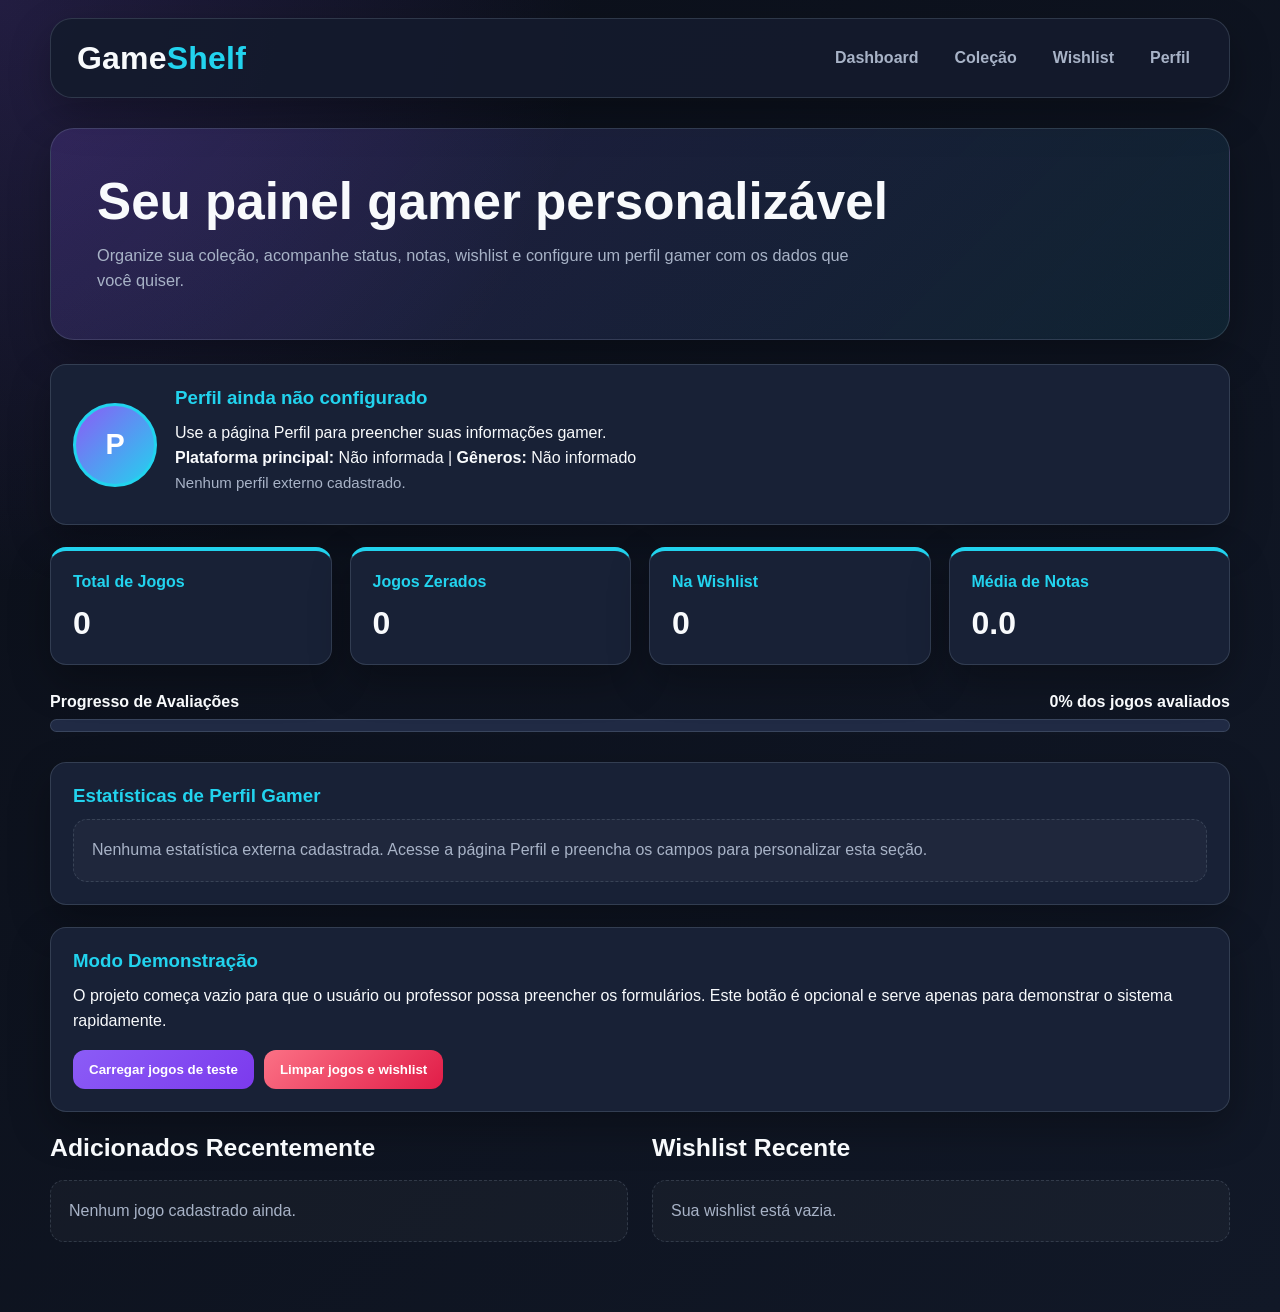
<file: gameshelf-backend-php-corrigido/index.html>
<!DOCTYPE html>
<html lang="pt-BR">
<head>
  <meta charset="UTF-8">
  <meta name="viewport" content="width=device-width, initial-scale=1.0">
  <title>GameShelf - Dashboard</title>
  <link rel="stylesheet" href="style.css?v=backend-php-2">
</head>
<body>
  <header>
    <a href="index.html" class="logo">Game<span>Shelf</span></a>
    <nav>
      <a href="index.html">Dashboard</a>
      <a href="colecao.html">Coleção</a>
      <a href="wishlist.html">Wishlist</a>
      <a href="perfil.html">Perfil</a>
    </nav>
  </header>

  <main>
    <section class="hero">
      <h2 id="titulo-dashboard">Seu painel gamer personalizável</h2>
      <p>Organize sua coleção, acompanhe status, notas, wishlist e configure um perfil gamer com os dados que você quiser.</p>
    </section>

    <section id="resumo-perfil" class="card"></section>

    <section class="grid-cards">
      <div class="stat-card">
        <h3>Total de Jogos</h3>
        <strong id="total-jogos">0</strong>
      </div>

      <div class="stat-card">
        <h3>Jogos Zerados</h3>
        <strong id="jogos-zerados">0</strong>
      </div>

      <div class="stat-card">
        <h3>Na Wishlist</h3>
        <strong id="total-wishlist">0</strong>
      </div>

      <div class="stat-card">
        <h3>Média de Notas</h3>
        <strong id="media-notas">0.0</strong>
      </div>
    </section>

    <section class="progress-box">
      <div class="progress-top">
        <span>Progresso de Avaliações</span>
        <span id="porcentagem-avaliacoes">0%</span>
      </div>
      <div class="progress-bar">
        <div class="progress-fill" id="barra-avaliacoes"></div>
      </div>
    </section>

    <section id="estatisticas-externas" class="card"></section>

    <section class="card">
      <h3>Modo Demonstração</h3>
      <p>O projeto começa vazio para que o usuário ou professor possa preencher os formulários. Este botão é opcional e serve apenas para demonstrar o sistema rapidamente.</p>
      <div class="actions">
        <button onclick="carregarJogosExemplo()">Carregar jogos de teste</button>
        <button class="btn-excluir" onclick="limparJogosEWishlist()">Limpar jogos e wishlist</button>
      </div>
    </section>

    <section class="duas-colunas">
      <div>
        <h2>Adicionados Recentemente</h2>
        <div id="recentes" class="lista-simples"></div>
      </div>

      <div>
        <h2>Wishlist Recente</h2>
        <div id="wishlist-recente" class="lista-simples"></div>
      </div>
    </section>
  </main>

  <script src="storage.js?v=backend-php-2"></script>
  <script>
    function carregarDashboard() {
      const jogos = obterJogos();
      const wishlist = obterWishlist();
      const perfil = carregarDados(CHAVE_PERFIL, carregarPerfilPadrao());

      const nome = perfil.nome || perfil.gamertag || '';

      if (nome) {
        document.getElementById('titulo-dashboard').textContent = 'Painel gamer de ' + nome;
      }

      carregarResumoPerfil(perfil);
      carregarEstatisticas(jogos, wishlist);
      carregarRecentes(jogos);
      carregarWishlistRecente(wishlist);
      carregarEstatisticasExternas(perfil);
    }

    function carregarResumoPerfil(perfil) {
      const resumo = document.getElementById('resumo-perfil');
      const nome = perfil.nome || perfil.gamertag || 'Perfil ainda não configurado';
      const plataforma = perfil.plataforma || perfil.plataformaPrincipal || 'Não informada';
      const genero = perfil.genero || perfil.generosPrincipais || 'Não informado';
      const bio = perfil.bio || 'Use a página Perfil para preencher suas informações gamer.';
      const inicial = nome.substring(0, 1).toUpperCase() || 'G';

      const avatar = perfil.avatar
        ? `<img src="${perfil.avatar}" class="avatar" alt="Avatar do perfil">`
        : `<div class="avatar-placeholder">${escaparHTML(inicial)}</div>`;

      resumo.innerHTML = `
        <div class="profile-card">
          ${avatar}
          <div>
            <h3>${escaparHTML(nome)}</h3>
            <p>${escaparHTML(bio)}</p>
            <p><strong>Plataforma principal:</strong> ${escaparHTML(plataforma)} | <strong>Gêneros:</strong> ${escaparHTML(genero)}</p>
            ${perfil.perfilExterno ? `<p><a class="btn btn-pequeno" href="${escaparHTML(perfil.perfilExterno)}" target="_blank">Abrir perfil externo</a></p>` : '<p class="game-meta">Nenhum perfil externo cadastrado.</p>'}
          </div>
        </div>
      `;
    }

    function carregarEstatisticas(jogos, wishlist) {
      const total = jogos.length;
      const zerados = jogos.filter(jogo => jogo.status === 'zerado').length;
      const notas = jogos.map(jogo => Number(jogo.nota)).filter(nota => nota > 0);
      const media = notas.length ? notas.reduce((soma, nota) => soma + nota, 0) / notas.length : 0;
      const porcentagem = total ? Math.round((notas.length / total) * 100) : 0;

      document.getElementById('total-jogos').textContent = total;
      document.getElementById('jogos-zerados').textContent = zerados;
      document.getElementById('total-wishlist').textContent = wishlist.length;
      document.getElementById('media-notas').textContent = media.toFixed(1);
      document.getElementById('porcentagem-avaliacoes').textContent = porcentagem + '% dos jogos avaliados';
      document.getElementById('barra-avaliacoes').style.width = porcentagem + '%';
    }

    function carregarEstatisticasExternas(perfil) {
      const container = document.getElementById('estatisticas-externas');
      const possuiDados = perfil.totalJogosExternos || perfil.horasJogadas || perfil.conquistas || perfil.jogosCompletos || perfil.perfilVerificado || perfil.playstation || perfil.xbox || perfil.pc || perfil.nintendo;

      if (!possuiDados) {
        container.innerHTML = `
          <h3>Estatísticas de Perfil Gamer</h3>
          <p class="empty-state">Nenhuma estatística externa cadastrada. Acesse a página Perfil e preencha os campos para personalizar esta seção.</p>
        `;
        return;
      }

      const totalPlataformas = Number(perfil.playstation || 0) + Number(perfil.xbox || 0) + Number(perfil.pc || 0) + Number(perfil.nintendo || 0);

      container.innerHTML = `
        <h3>Estatísticas de Perfil Gamer</h3>
        <section class="grid-cards">
          <div class="stat-card"><h3>Jogos no perfil externo</h3><strong>${escaparHTML(perfil.totalJogosExternos || '0')}</strong></div>
          <div class="stat-card"><h3>Horas jogadas</h3><strong>${escaparHTML(perfil.horasJogadas || '0')}</strong></div>
          <div class="stat-card"><h3>Conquistas/Platinas</h3><strong>${escaparHTML(perfil.conquistas || '0')}</strong></div>
          <div class="stat-card"><h3>Jogos completos</h3><strong>${escaparHTML(perfil.jogosCompletos || '0')}</strong></div>
        </section>
        <p><strong>Status:</strong> ${escaparHTML(perfil.perfilVerificado || 'Não informado')}</p>
        <p><strong>Plataforma principal:</strong> ${escaparHTML(perfil.plataformaPrincipal || 'Não informada')}</p>
        <p><strong>Gêneros principais:</strong> ${escaparHTML(perfil.generosPrincipais || 'Não informados')}</p>
        <div id="barras-plataformas"></div>
      `;

      renderizarBarraPlataforma('PlayStation', perfil.playstation, totalPlataformas);
      renderizarBarraPlataforma('Xbox', perfil.xbox, totalPlataformas);
      renderizarBarraPlataforma('PC', perfil.pc, totalPlataformas);
      renderizarBarraPlataforma('Nintendo', perfil.nintendo, totalPlataformas);
    }

    function renderizarBarraPlataforma(nome, valor, total) {
      if (!valor || Number(valor) <= 0) {
        return;
      }

      const porcentagem = total ? Math.round((Number(valor) / total) * 100) : 0;
      const container = document.getElementById('barras-plataformas');

      container.innerHTML += `
        <div class="platform-row">
          <div class="progress-top"><span>${nome}</span><span>${valor} jogos | ${porcentagem}%</span></div>
          <div class="progress-bar"><div class="progress-fill" style="width:${porcentagem}%"></div></div>
        </div>
      `;
    }

    function carregarRecentes(jogos) {
      const container = document.getElementById('recentes');
      const recentes = [...jogos].slice(-5).reverse();

      if (recentes.length === 0) {
        container.innerHTML = '<p class="empty-state">Nenhum jogo cadastrado ainda.</p>';
        return;
      }

      container.innerHTML = recentes.map(jogo => `
        <div class="item-simples">
          <strong>${escaparHTML(jogo.titulo)}</strong>
          <p>${escaparHTML(jogo.plataforma || 'Sem plataforma')} | ${formatarStatus(jogo.status)}</p>
        </div>
      `).join('');
    }

    function carregarWishlistRecente(wishlist) {
      const container = document.getElementById('wishlist-recente');
      const recentes = [...wishlist].slice(-5).reverse();

      if (recentes.length === 0) {
        container.innerHTML = '<p class="empty-state">Sua wishlist está vazia.</p>';
        return;
      }

      container.innerHTML = recentes.map(item => `
        <div class="item-simples">
          <strong>${escaparHTML(item.titulo)}</strong>
          <p>${escaparHTML(item.plataforma || 'Sem plataforma')} | Prioridade ${formatarPrioridade(item.prioridade)}</p>
        </div>
      `).join('');
    }

    function carregarJogosExemplo() {
      if (!confirm('Deseja carregar jogos de teste para demonstrar o sistema?')) {
        return;
      }

      const jogos = [
        { id: gerarId(), titulo: 'God of War', plataforma: 'PlayStation', genero: 'Ação/Aventura', ano: '2018', desenvolvedora: 'Santa Monica Studio', capa: gerarCapaPadrao('God of War'), nota: '9.5', status: 'zerado' },
        { id: gerarId(), titulo: 'Elden Ring', plataforma: 'PC', genero: 'RPG de Ação', ano: '2022', desenvolvedora: 'FromSoftware', capa: gerarCapaPadrao('Elden Ring'), nota: '10', status: 'jogando' },
        { id: gerarId(), titulo: 'Red Dead Redemption 2', plataforma: 'PC', genero: 'Mundo Aberto', ano: '2018', desenvolvedora: 'Rockstar Games', capa: gerarCapaPadrao('Red Dead Redemption 2'), nota: '9.8', status: 'zerado' },
        { id: gerarId(), titulo: 'The Witcher 3: Wild Hunt', plataforma: 'PC', genero: 'RPG', ano: '2015', desenvolvedora: 'CD Projekt Red', capa: gerarCapaPadrao('The Witcher 3'), nota: '9.7', status: 'pausado' }
      ];

      const wishlist = [
        { id: gerarId(), titulo: "Baldur's Gate 3", plataforma: 'PC', prioridade: 'alta', observacao: 'Adicionar à coleção quando comprar.' },
        { id: gerarId(), titulo: 'The Last of Us Part II', plataforma: 'PlayStation', prioridade: 'media', observacao: 'Acompanhar preço em promoção.' },
        { id: gerarId(), titulo: 'Cyberpunk 2077', plataforma: 'PC', prioridade: 'baixa', observacao: 'Comprar futuramente para testar no setup.' }
      ];

      salvarJogos(jogos);
      salvarWishlist(wishlist);
      carregarDashboard();
    }

    function limparJogosEWishlist() {
      if (!confirm('Deseja limpar todos os jogos e itens da wishlist?')) {
        return;
      }

      salvarJogos([]);
      salvarWishlist([]);
      carregarDashboard();
    }

    window.onload = carregarDashboard;
  </script>
</body>
</html>
</file>
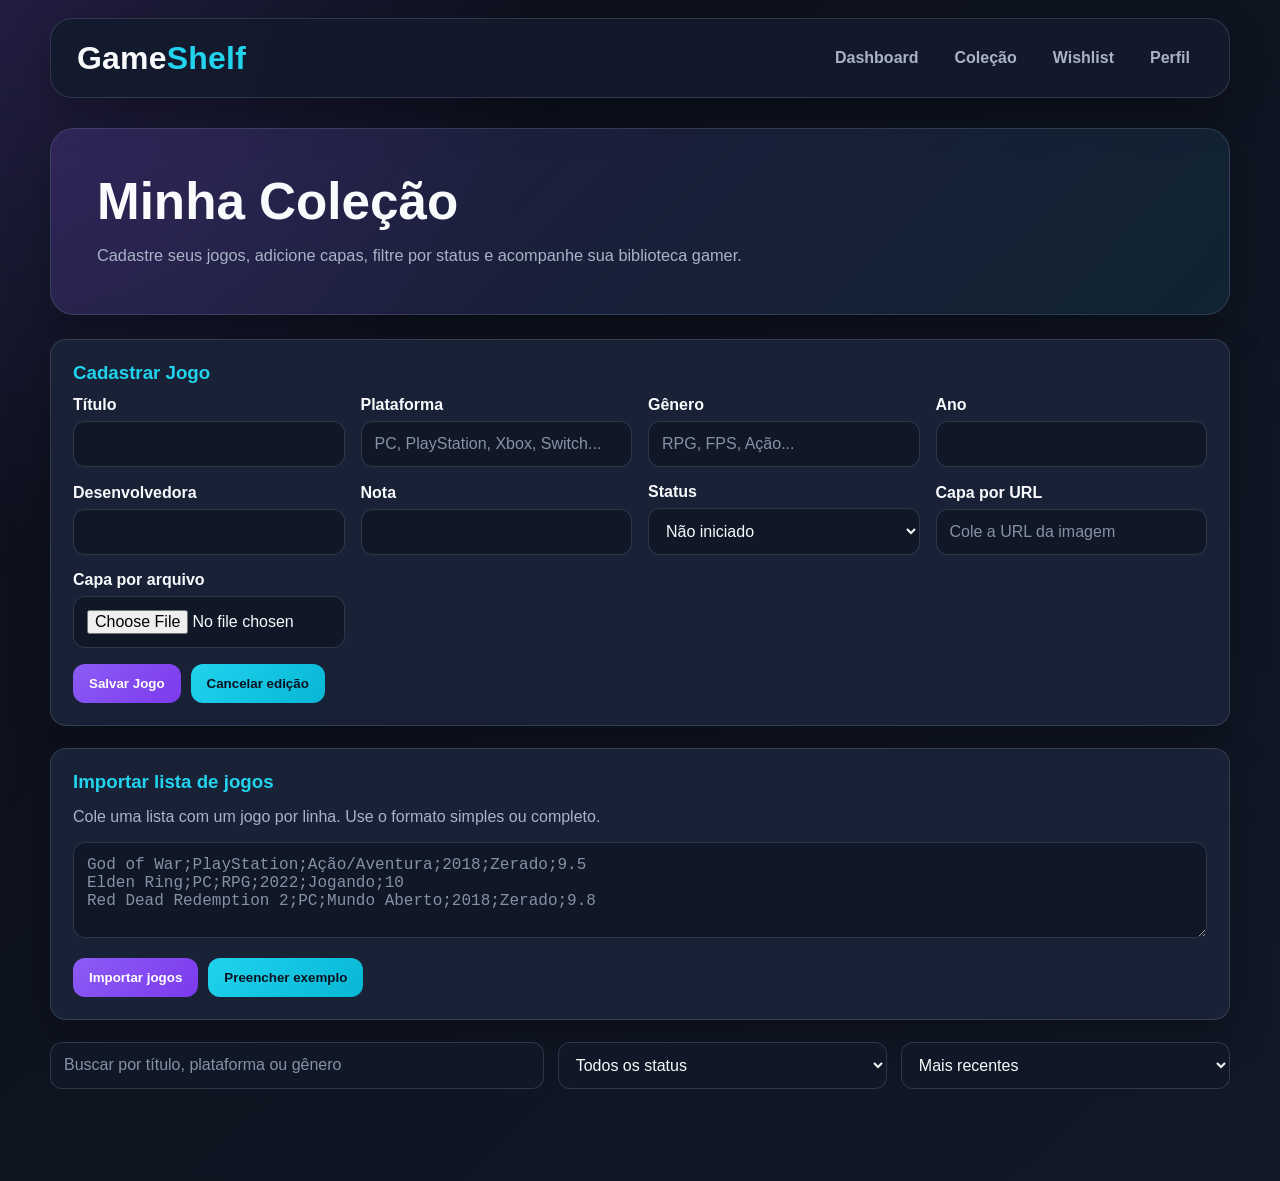
<file: gameshelf-backend-php-corrigido/colecao.html>
<!DOCTYPE html>
<html lang="pt-BR">
<head>
  <meta charset="UTF-8">
  <meta name="viewport" content="width=device-width, initial-scale=1.0">
  <title>GameShelf - Coleção</title>
  <link rel="stylesheet" href="style.css?v=backend-php-2">
</head>
<body>
  <header>
    <a href="index.html" class="logo">Game<span>Shelf</span></a>
    <nav>
      <a href="index.html">Dashboard</a>
      <a href="colecao.html">Coleção</a>
      <a href="wishlist.html">Wishlist</a>
      <a href="perfil.html">Perfil</a>
    </nav>
  </header>

  <main>
    <section class="hero">
      <h2>Minha Coleção</h2>
      <p>Cadastre seus jogos, adicione capas, filtre por status e acompanhe sua biblioteca gamer.</p>
    </section>

    <section class="card">
      <h3 id="titulo-formulario">Cadastrar Jogo</h3>

      <form id="form-jogo">
        <input type="hidden" id="jogo-id">

        <div class="form-grid">
          <div>
            <label for="titulo">Título</label>
            <input type="text" id="titulo" required>
          </div>

          <div>
            <label for="plataforma">Plataforma</label>
            <input type="text" id="plataforma" placeholder="PC, PlayStation, Xbox, Switch...">
          </div>

          <div>
            <label for="genero">Gênero</label>
            <input type="text" id="genero" placeholder="RPG, FPS, Ação...">
          </div>

          <div>
            <label for="ano">Ano</label>
            <input type="number" id="ano" min="1970" max="2100">
          </div>

          <div>
            <label for="desenvolvedora">Desenvolvedora</label>
            <input type="text" id="desenvolvedora">
          </div>

          <div>
            <label for="nota">Nota</label>
            <input type="number" id="nota" min="0" max="10" step="0.1">
          </div>

          <div>
            <label for="status">Status</label>
            <select id="status">
              <option value="nao-iniciado">Não iniciado</option>
              <option value="jogando">Jogando</option>
              <option value="zerado">Zerado</option>
              <option value="pausado">Pausado</option>
              <option value="abandonado">Abandonado</option>
            </select>
          </div>

          <div>
            <label for="capa-url">Capa por URL</label>
            <input type="text" id="capa-url" placeholder="Cole a URL da imagem">
          </div>

          <div>
            <label for="capa-arquivo">Capa por arquivo</label>
            <input type="file" id="capa-arquivo" accept="image/*">
          </div>

          <div>
            <img id="preview-capa" class="preview-capa" alt="Prévia da capa">
          </div>
        </div>

        <div class="actions">
          <button type="submit">Salvar Jogo</button>
          <button type="button" class="btn-secundario" onclick="cancelarEdicao()">Cancelar edição</button>
        </div>
      </form>
    </section>


    <section class="card">
      <h3>Importar lista de jogos</h3>
      <p class="muted">Cole uma lista com um jogo por linha. Use o formato simples ou completo.</p>
      <textarea id="importar-jogos-texto" placeholder="God of War;PlayStation;Ação/Aventura;2018;Zerado;9.5&#10;Elden Ring;PC;RPG;2022;Jogando;10&#10;Red Dead Redemption 2;PC;Mundo Aberto;2018;Zerado;9.8"></textarea>
      <div class="actions">
        <button type="button" onclick="importarJogosPorTexto()">Importar jogos</button>
        <button type="button" class="btn-secundario" onclick="preencherExemploImportacao()">Preencher exemplo</button>
      </div>
    </section>

    <section class="toolbar">
      <input type="text" id="busca" placeholder="Buscar por título, plataforma ou gênero">

      <select id="filtro-status">
        <option value="">Todos os status</option>
        <option value="nao-iniciado">Não iniciado</option>
        <option value="jogando">Jogando</option>
        <option value="zerado">Zerado</option>
        <option value="pausado">Pausado</option>
        <option value="abandonado">Abandonado</option>
      </select>

      <select id="ordenacao">
        <option value="recente">Mais recentes</option>
        <option value="titulo">Nome</option>
        <option value="nota">Nota</option>
        <option value="ano">Ano</option>
        <option value="status">Status</option>
      </select>
    </section>

    <section id="lista-jogos" class="game-grid"></section>
  </main>

  <script src="storage.js?v=backend-php-2"></script>
  <script>
    const formJogo = document.getElementById('form-jogo');
    const inputBusca = document.getElementById('busca');
    const filtroStatus = document.getElementById('filtro-status');
    const ordenacao = document.getElementById('ordenacao');
    const inputCapaUrl = document.getElementById('capa-url');
    const inputCapaArquivo = document.getElementById('capa-arquivo');
    const previewCapa = document.getElementById('preview-capa');

    formJogo.addEventListener('submit', salvarJogo);
    inputBusca.addEventListener('input', renderizarJogos);
    filtroStatus.addEventListener('change', renderizarJogos);
    ordenacao.addEventListener('change', renderizarJogos);
    inputCapaUrl.addEventListener('input', atualizarPreviewPorUrl);
    inputCapaArquivo.addEventListener('change', atualizarPreviewPorArquivo);

    function atualizarPreviewPorUrl() {
      const url = inputCapaUrl.value.trim();

      if (!url) {
        previewCapa.style.display = 'none';
        previewCapa.removeAttribute('src');
        return;
      }

      previewCapa.src = url;
      previewCapa.style.display = 'block';
    }

    async function atualizarPreviewPorArquivo() {
      const arquivo = inputCapaArquivo.files[0];

      if (!arquivo) {
        return;
      }

      const imagem = await converterImagemBase64(arquivo);
      previewCapa.src = imagem;
      previewCapa.style.display = 'block';
    }

    async function salvarJogo(evento) {
      evento.preventDefault();

      const jogos = obterJogos();
      const id = document.getElementById('jogo-id').value;
      const titulo = document.getElementById('titulo').value.trim();
      const jogoExistente = jogos.find(jogo => jogo.id === id);

      let capa = jogoExistente ? jogoExistente.capa : '';

      const arquivo = inputCapaArquivo.files[0];
      const url = inputCapaUrl.value.trim();

      if (arquivo) {
        capa = await converterImagemBase64(arquivo);
      } else if (url) {
        capa = url;
      } else if (!capa) {
        capa = gerarCapaPadrao(titulo);
      }

      const jogo = {
        id: id || gerarId(),
        titulo,
        plataforma: document.getElementById('plataforma').value.trim(),
        genero: document.getElementById('genero').value.trim(),
        ano: document.getElementById('ano').value.trim(),
        desenvolvedora: document.getElementById('desenvolvedora').value.trim(),
        capa,
        nota: document.getElementById('nota').value.trim(),
        status: document.getElementById('status').value
      };

      if (id) {
        const indice = jogos.findIndex(item => item.id === id);
        jogos[indice] = jogo;
      } else {
        jogos.push(jogo);
      }

      salvarJogos(jogos);
      limparFormulario();
      renderizarJogos();
      alert('Jogo salvo com sucesso!');
    }

    function renderizarJogos() {
      const container = document.getElementById('lista-jogos');
      const busca = inputBusca.value.toLowerCase().trim();
      const statusSelecionado = filtroStatus.value;
      const ordem = ordenacao.value;

      let jogos = obterJogos();

      jogos = jogos.filter(jogo => {
        const texto = `${jogo.titulo} ${jogo.plataforma} ${jogo.genero}`.toLowerCase();
        const passaBusca = texto.includes(busca);
        const passaStatus = !statusSelecionado || jogo.status === statusSelecionado;
        return passaBusca && passaStatus;
      });

      jogos.sort((a, b) => {
        if (ordem === 'titulo') return a.titulo.localeCompare(b.titulo);
        if (ordem === 'nota') return Number(b.nota || 0) - Number(a.nota || 0);
        if (ordem === 'ano') return Number(b.ano || 0) - Number(a.ano || 0);
        if (ordem === 'status') return String(a.status).localeCompare(String(b.status));
        return 0;
      });

      if (jogos.length === 0) {
        container.innerHTML = '<p class="empty-state">Nenhum jogo encontrado.</p>';
        return;
      }

      container.innerHTML = jogos.map(jogo => `
        <article class="game-card">
          <img src="${jogo.capa || gerarCapaPadrao(jogo.titulo)}" alt="Capa de ${escaparHTML(jogo.titulo)}">
          <div class="game-content">
            <h3>${escaparHTML(jogo.titulo)}</h3>
            <p class="game-meta">${escaparHTML(jogo.plataforma || 'Sem plataforma')} | ${escaparHTML(jogo.genero || 'Sem gênero')}</p>
            <p class="game-meta">${escaparHTML(jogo.ano || 'Sem ano')} | ${escaparHTML(jogo.desenvolvedora || 'Sem desenvolvedora')}</p>
            <span class="badge status-${jogo.status}">${formatarStatus(jogo.status)}</span>
            <p><strong>Nota:</strong> ${jogo.nota ? escaparHTML(jogo.nota) : 'Não avaliado'}</p>
            <div class="actions">
              <a class="btn btn-pequeno" href="detalhes.html?id=${jogo.id}">Ver detalhes</a>
              <button class="btn-pequeno btn-secundario" onclick="editarJogo('${jogo.id}')">Editar</button>
              <button class="btn-pequeno btn-excluir" onclick="excluirJogo('${jogo.id}')">Excluir</button>
            </div>
          </div>
        </article>
      `).join('');
    }

    function editarJogo(id) {
      const jogos = obterJogos();
      const jogo = jogos.find(item => item.id === id);

      if (!jogo) return;

      document.getElementById('titulo-formulario').textContent = 'Editar Jogo';
      document.getElementById('jogo-id').value = jogo.id;
      document.getElementById('titulo').value = jogo.titulo;
      document.getElementById('plataforma').value = jogo.plataforma || '';
      document.getElementById('genero').value = jogo.genero || '';
      document.getElementById('ano').value = jogo.ano || '';
      document.getElementById('desenvolvedora').value = jogo.desenvolvedora || '';
      document.getElementById('nota').value = jogo.nota || '';
      document.getElementById('status').value = jogo.status || 'nao-iniciado';
      document.getElementById('capa-url').value = '';

      if (jogo.capa) {
        previewCapa.src = jogo.capa;
        previewCapa.style.display = 'block';
      }

      window.scrollTo({ top: 0, behavior: 'smooth' });
    }

    function excluirJogo(id) {
      if (!confirm('Deseja realmente excluir este jogo?')) return;

      const jogos = obterJogos().filter(jogo => jogo.id !== id);
      salvarJogos(jogos);
      renderizarJogos();
    }

    function cancelarEdicao() {
      limparFormulario();
    }

    function limparFormulario() {
      formJogo.reset();
      document.getElementById('jogo-id').value = '';
      document.getElementById('titulo-formulario').textContent = 'Cadastrar Jogo';
      previewCapa.style.display = 'none';
      previewCapa.removeAttribute('src');
    }


    function preencherExemploImportacao() {
      document.getElementById('importar-jogos-texto').value = [
        'God of War;PlayStation;Ação/Aventura;2018;Zerado;9.5',
        'Elden Ring;PC;RPG;2022;Jogando;10',
        'Red Dead Redemption 2;PC;Mundo Aberto;2018;Zerado;9.8',
        'The Witcher 3: Wild Hunt;PC;RPG;2015;Zerado;10',
        'Horizon Forbidden West;PlayStation;Ação/Aventura;2022;Jogando;9'
      ].join('
');
    }

    function normalizarStatusImportado(valor) {
      const texto = String(valor || '').toLowerCase().normalize('NFD').replace(/[\u0300-\u036f]/g, '').trim();

      if (texto.includes('zerado') || texto.includes('completo') || texto.includes('finalizado')) {
        return 'zerado';
      }

      if (texto.includes('jogando') || texto.includes('andamento')) {
        return 'jogando';
      }

      if (texto.includes('pausado')) {
        return 'pausado';
      }

      if (texto.includes('abandonado')) {
        return 'abandonado';
      }

      return 'nao-iniciado';
    }

    function importarJogosPorTexto() {
      const campo = document.getElementById('importar-jogos-texto');
      const linhas = campo.value.split(/\r?\n/).map(linha => linha.trim()).filter(Boolean);

      if (linhas.length === 0) {
        alert('Cole pelo menos um jogo para importar.');
        return;
      }

      const jogosAtuais = obterJogos();
      const novosJogos = [];

      linhas.forEach(linha => {
        const partes = linha.includes(';') ? linha.split(';') : linha.split(',');
        const titulo = (partes[0] || '').trim();

        if (!titulo) {
          return;
        }

        novosJogos.push({
          id: gerarId(),
          titulo,
          plataforma: (partes[1] || '').trim(),
          genero: (partes[2] || '').trim(),
          ano: (partes[3] || '').trim(),
          desenvolvedora: '',
          capa: gerarCapaPadrao(titulo),
          nota: (partes[5] || '').trim(),
          status: normalizarStatusImportado(partes[4] || '')
        });
      });

      if (novosJogos.length === 0) {
        alert('Nenhum jogo válido foi encontrado na lista.');
        return;
      }

      salvarJogos(jogosAtuais.concat(novosJogos));
      campo.value = '';
      renderizarJogos();
      alert(novosJogos.length + ' jogo(s) importado(s) com sucesso!');
    }

    window.onload = renderizarJogos;
  </script>
</body>
</html>
</file>
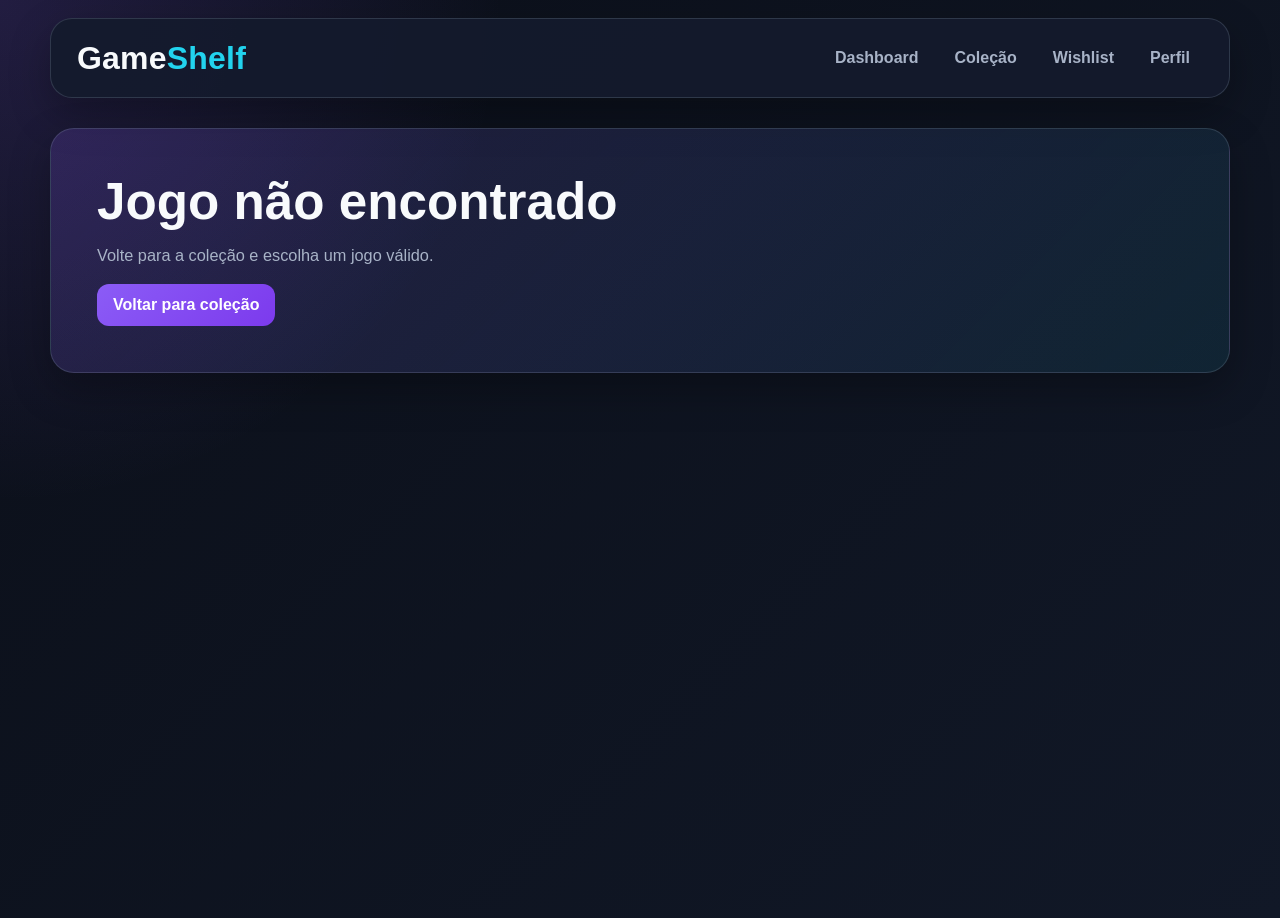
<file: gameshelf-backend-php-corrigido/detalhes.html>
<!DOCTYPE html>
<html lang="pt-BR">
<head>
  <meta charset="UTF-8">
  <meta name="viewport" content="width=device-width, initial-scale=1.0">
  <title>GameShelf - Detalhes</title>
  <link rel="stylesheet" href="style.css?v=backend-php-2">
</head>
<body>
  <header>
    <a href="index.html" class="logo">Game<span>Shelf</span></a>
    <nav>
      <a href="index.html">Dashboard</a>
      <a href="colecao.html">Coleção</a>
      <a href="wishlist.html">Wishlist</a>
      <a href="perfil.html">Perfil</a>
    </nav>
  </header>

  <main>
    <section id="detalhes-jogo"></section>

    <section class="card">
      <h3>Review e Diário Gamer</h3>

      <form id="form-review">
        <div class="form-grid">
          <div>
            <label for="horas">Horas jogadas</label>
            <input type="number" id="horas" min="0" placeholder="Exemplo: 45">
          </div>

          <div>
            <label for="data-conclusao">Data de conclusão</label>
            <input type="date" id="data-conclusao">
          </div>

          <div>
            <label for="review">Review pessoal</label>
            <textarea id="review" placeholder="Escreva sua opinião sobre o jogo"></textarea>
          </div>
        </div>

        <div class="actions">
          <button type="submit">Salvar Review</button>
          <a class="btn btn-secundario" href="colecao.html">Voltar para coleção</a>
        </div>
      </form>
    </section>
  </main>

  <script src="storage.js?v=backend-php-2"></script>
  <script>
    const parametros = new URLSearchParams(window.location.search);
    const idJogo = parametros.get('id');
    const formReview = document.getElementById('form-review');

    formReview.addEventListener('submit', salvarReview);

    function carregarDetalhes() {
      const jogos = obterJogos();
      const jogo = jogos.find(item => item.id === idJogo);
      const container = document.getElementById('detalhes-jogo');

      if (!jogo) {
        container.innerHTML = `
          <section class="hero">
            <h2>Jogo não encontrado</h2>
            <p>Volte para a coleção e escolha um jogo válido.</p>
            <div class="actions"><a class="btn" href="colecao.html">Voltar para coleção</a></div>
          </section>
        `;
        document.querySelector('.card').style.display = 'none';
        return;
      }

      container.innerHTML = `
        <section class="hero">
          <h2>${escaparHTML(jogo.titulo)}</h2>
          <p>Detalhes completos do jogo selecionado.</p>
        </section>

        <section class="detalhes-layout">
          <div>
            <img class="detalhes-capa" src="${jogo.capa || gerarCapaPadrao(jogo.titulo)}" alt="Capa de ${escaparHTML(jogo.titulo)}">
          </div>

          <div class="card">
            <h3>Informações do Jogo</h3>
            <p><strong>Plataforma:</strong> ${escaparHTML(jogo.plataforma || 'Não informada')}</p>
            <p><strong>Gênero:</strong> ${escaparHTML(jogo.genero || 'Não informado')}</p>
            <p><strong>Ano:</strong> ${escaparHTML(jogo.ano || 'Não informado')}</p>
            <p><strong>Desenvolvedora:</strong> ${escaparHTML(jogo.desenvolvedora || 'Não informada')}</p>
            <p><strong>Nota:</strong> ${jogo.nota ? escaparHTML(jogo.nota) : 'Não avaliado'}</p>
            <p><span class="badge status-${jogo.status}">${formatarStatus(jogo.status)}</span></p>
          </div>
        </section>
      `;

      carregarReview();
    }

    function carregarReview() {
      const reviews = obterReviews();
      const review = reviews.find(item => item.idJogo === idJogo);

      if (!review) {
        return;
      }

      document.getElementById('horas').value = review.horas || '';
      document.getElementById('data-conclusao').value = review.dataConclusao || '';
      document.getElementById('review').value = review.texto || '';
    }

    function salvarReview(evento) {
      evento.preventDefault();

      if (!idJogo) {
        return;
      }

      const reviews = obterReviews();
      const indice = reviews.findIndex(item => item.idJogo === idJogo);

      const review = {
        id: indice >= 0 ? reviews[indice].id : gerarId(),
        idJogo,
        horas: document.getElementById('horas').value.trim(),
        dataConclusao: document.getElementById('data-conclusao').value,
        texto: document.getElementById('review').value.trim()
      };

      if (indice >= 0) {
        reviews[indice] = review;
      } else {
        reviews.push(review);
      }

      salvarReviews(reviews);
      alert('Review salva com sucesso!');
    }

    window.onload = carregarDetalhes;
  </script>
</body>
</html>
</file>
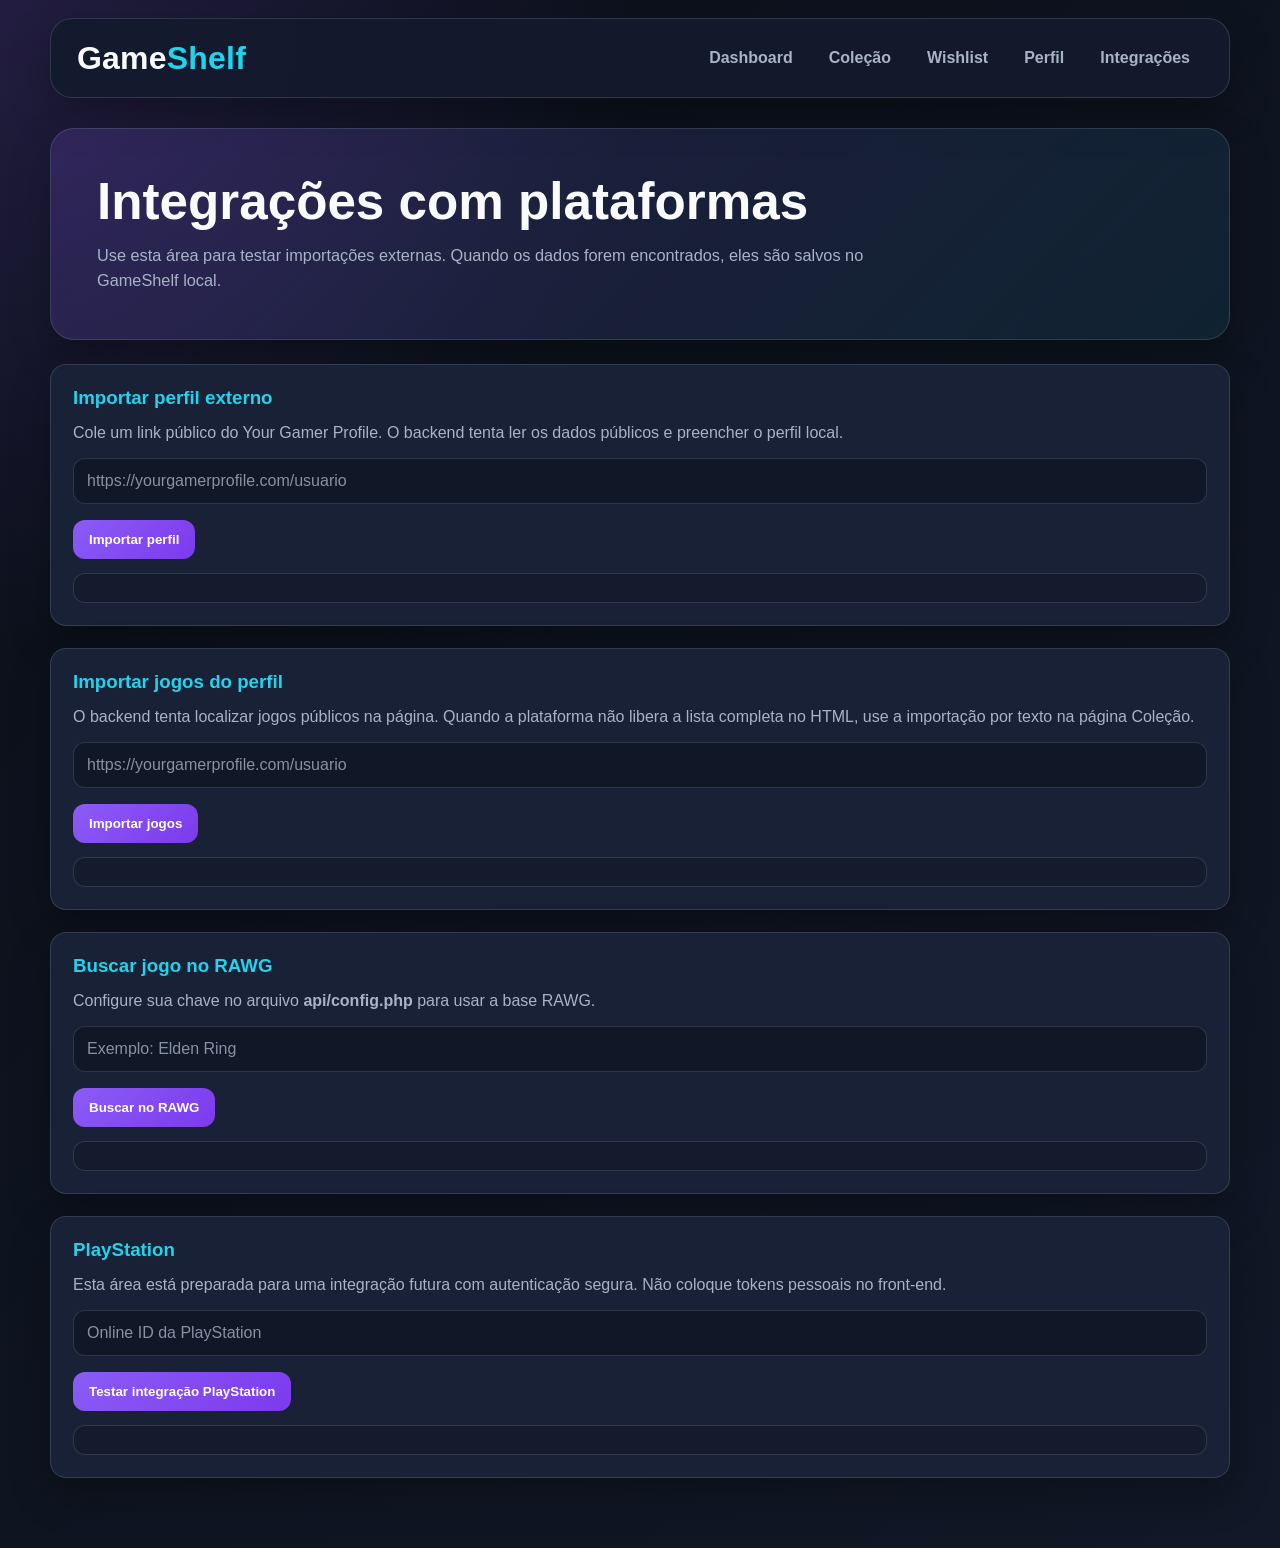
<file: gameshelf-backend-php-corrigido/integracoes.html>
<!DOCTYPE html>
<html lang="pt-BR">
<head>
  <meta charset="UTF-8">
  <meta name="viewport" content="width=device-width, initial-scale=1.0">
  <title>GameShelf - Integrações</title>
  <link rel="stylesheet" href="style.css?v=backend-php-2">
</head>
<body>
  <header>
    <a href="index.html" class="logo">Game<span>Shelf</span></a>
    <nav>
      <a href="index.html">Dashboard</a>
      <a href="colecao.html">Coleção</a>
      <a href="wishlist.html">Wishlist</a>
      <a href="perfil.html">Perfil</a>
      <a href="integracoes.html">Integrações</a>
    </nav>
  </header>

  <main>
    <section class="hero">
      <h2>Integrações com plataformas</h2>
      <p>Use esta área para testar importações externas. Quando os dados forem encontrados, eles são salvos no GameShelf local.</p>
    </section>

    <section class="card">
      <h3>Importar perfil externo</h3>
      <p class="muted">Cole um link público do Your Gamer Profile. O backend tenta ler os dados públicos e preencher o perfil local.</p>
      <input type="text" id="url-perfil" placeholder="https://yourgamerprofile.com/usuario">
      <div class="actions">
        <button onclick="importarPerfilBackend()">Importar perfil</button>
      </div>
      <div id="saida-perfil" class="api-output"></div>
    </section>

    <section class="card">
      <h3>Importar jogos do perfil</h3>
      <p class="muted">O backend tenta localizar jogos públicos na página. Quando a plataforma não libera a lista completa no HTML, use a importação por texto na página Coleção.</p>
      <input type="text" id="url-jogos" placeholder="https://yourgamerprofile.com/usuario">
      <div class="actions">
        <button onclick="importarJogosBackend()">Importar jogos</button>
      </div>
      <div id="saida-jogos" class="api-output"></div>
    </section>

    <section class="card">
      <h3>Buscar jogo no RAWG</h3>
      <p class="muted">Configure sua chave no arquivo <strong>api/config.php</strong> para usar a base RAWG.</p>
      <input type="text" id="busca-rawg" placeholder="Exemplo: Elden Ring">
      <div class="actions">
        <button onclick="buscarRawg()">Buscar no RAWG</button>
      </div>
      <div id="saida-rawg" class="api-output"></div>
    </section>

    <section class="card">
      <h3>PlayStation</h3>
      <p class="muted">Esta área está preparada para uma integração futura com autenticação segura. Não coloque tokens pessoais no front-end.</p>
      <input type="text" id="psn-id" placeholder="Online ID da PlayStation">
      <div class="actions">
        <button onclick="testarPlayStation()">Testar integração PlayStation</button>
      </div>
      <div id="saida-psn" class="api-output"></div>
    </section>
  </main>

  <script src="storage.js?v=backend-php-2"></script>
  <script>
    const API = 'api/index.php?resource=';

    async function postApi(resource, body) {
      const resposta = await fetch(API + resource, {
        method: 'POST',
        headers: { 'Content-Type': 'application/json' },
        body: JSON.stringify(body)
      });
      return await resposta.json();
    }

    function mostrarMensagem(id, tipo, titulo, texto) {
      const classe = tipo === 'ok' ? 'status-zerado' : tipo === 'aviso' ? 'status-pausado' : 'status-abandonado';
      document.getElementById(id).innerHTML = `
        <div class="item-simples">
          <span class="badge ${classe}">${escaparHTML(titulo)}</span>
          <p>${escaparHTML(texto)}</p>
        </div>
      `;
    }

    function mostrarPerfil(id, perfil) {
      document.getElementById(id).innerHTML = `
        <div class="lista-simples">
          <div class="item-simples"><strong>Gamertag:</strong> ${escaparHTML(perfil.gamertag || perfil.nome || 'Não encontrado')}</div>
          <div class="item-simples"><strong>Jogos:</strong> ${escaparHTML(perfil.totalJogosExternos || 'Não informado')}</div>
          <div class="item-simples"><strong>Horas jogadas:</strong> ${escaparHTML(perfil.horasJogadas || 'Não informado')}</div>
          <div class="item-simples"><strong>Conquistas:</strong> ${escaparHTML(perfil.conquistas || 'Não informado')}</div>
          <div class="item-simples"><strong>Jogos completos:</strong> ${escaparHTML(perfil.jogosCompletos || 'Não informado')}</div>
          <div class="item-simples"><strong>Verificação:</strong> ${escaparHTML(perfil.perfilVerificado || 'Não informado')}</div>
          <div class="item-simples"><strong>Plataforma principal:</strong> ${escaparHTML(perfil.plataformaPrincipal || perfil.plataforma || 'Não informada')}</div>
          <div class="item-simples"><strong>Gêneros:</strong> ${escaparHTML(perfil.generosPrincipais || perfil.genero || 'Não informados')}</div>
        </div>
      `;
    }

    function mostrarJogos(id, jogos, mensagem) {
      if (!jogos || jogos.length === 0) {
        mostrarMensagem(id, 'aviso', 'Nenhum jogo importado', mensagem || 'Nenhum jogo público foi localizado automaticamente.');
        return;
      }

      document.getElementById(id).innerHTML = `
        <div class="item-simples">
          <strong>${jogos.length} jogo(s) importado(s) para a coleção.</strong>
          <p>${escaparHTML(mensagem || 'Jogos encontrados.')}</p>
        </div>
        <div class="lista-simples">
          ${jogos.slice(0, 20).map(jogo => `<div class="item-simples">${escaparHTML(jogo.titulo)}</div>`).join('')}
        </div>
      `;
    }

    async function importarPerfilBackend() {
      const url = document.getElementById('url-perfil').value.trim();
      if (!url) {
        alert('Informe o link do perfil.');
        return;
      }

      mostrarMensagem('saida-perfil', 'aviso', 'Carregando', 'Buscando dados públicos do perfil...');

      const dados = await postApi('import_profile', { url });

      if (dados.ok && dados.profile) {
        salvarDados(CHAVE_PERFIL, dados.profile);
        mostrarPerfil('saida-perfil', dados.profile);
        alert('Perfil importado e salvo localmente. Veja a página Perfil.');
      } else {
        mostrarMensagem('saida-perfil', 'erro', 'Erro', dados.message || 'Não foi possível importar o perfil.');
      }
    }

    async function importarJogosBackend() {
      const url = document.getElementById('url-jogos').value.trim();
      if (!url) {
        alert('Informe o link do perfil.');
        return;
      }

      mostrarMensagem('saida-jogos', 'aviso', 'Carregando', 'Tentando localizar jogos públicos...');

      const dados = await postApi('import_games', { url });

      if (dados.ok && dados.games && dados.games.length) {
        const jogosAtuais = obterJogos();
        const jogos = dados.games.map(jogo => ({
          ...jogo,
          capa: jogo.capa || gerarCapaPadrao(jogo.titulo)
        }));
        salvarJogos(jogosAtuais.concat(jogos));
        mostrarJogos('saida-jogos', jogos, dados.message);
        alert(jogos.length + ' jogo(s) importado(s) para a Coleção.');
      } else {
        mostrarJogos('saida-jogos', [], dados.message || 'Nenhum jogo importado automaticamente.');
      }
    }

    async function buscarRawg() {
      const query = document.getElementById('busca-rawg').value.trim();
      if (!query) {
        alert('Digite o nome do jogo.');
        return;
      }

      mostrarMensagem('saida-rawg', 'aviso', 'Carregando', 'Buscando na base RAWG...');
      const dados = await postApi('rawg_search', { query });

      if (!dados.ok) {
        mostrarMensagem('saida-rawg', 'aviso', 'Configuração necessária', dados.message || 'Configure a API.');
        return;
      }

      const resultados = dados.raw && dados.raw.results ? dados.raw.results : [];
      if (!resultados.length) {
        mostrarMensagem('saida-rawg', 'aviso', 'Sem resultados', 'Nenhum jogo encontrado.');
        return;
      }

      document.getElementById('saida-rawg').innerHTML = `
        <div class="lista-simples">
          ${resultados.slice(0, 8).map(jogo => `<div class="item-simples"><strong>${escaparHTML(jogo.name)}</strong><p>Lançamento: ${escaparHTML(jogo.released || 'não informado')}</p></div>`).join('')}
        </div>
      `;
    }

    async function testarPlayStation() {
      const onlineId = document.getElementById('psn-id').value.trim();
      const dados = await postApi('playstation_import', { onlineId });
      mostrarMensagem('saida-psn', 'aviso', 'Integração futura', dados.message || 'Teste concluído.');
    }
  </script>
</body>
</html>
</file>
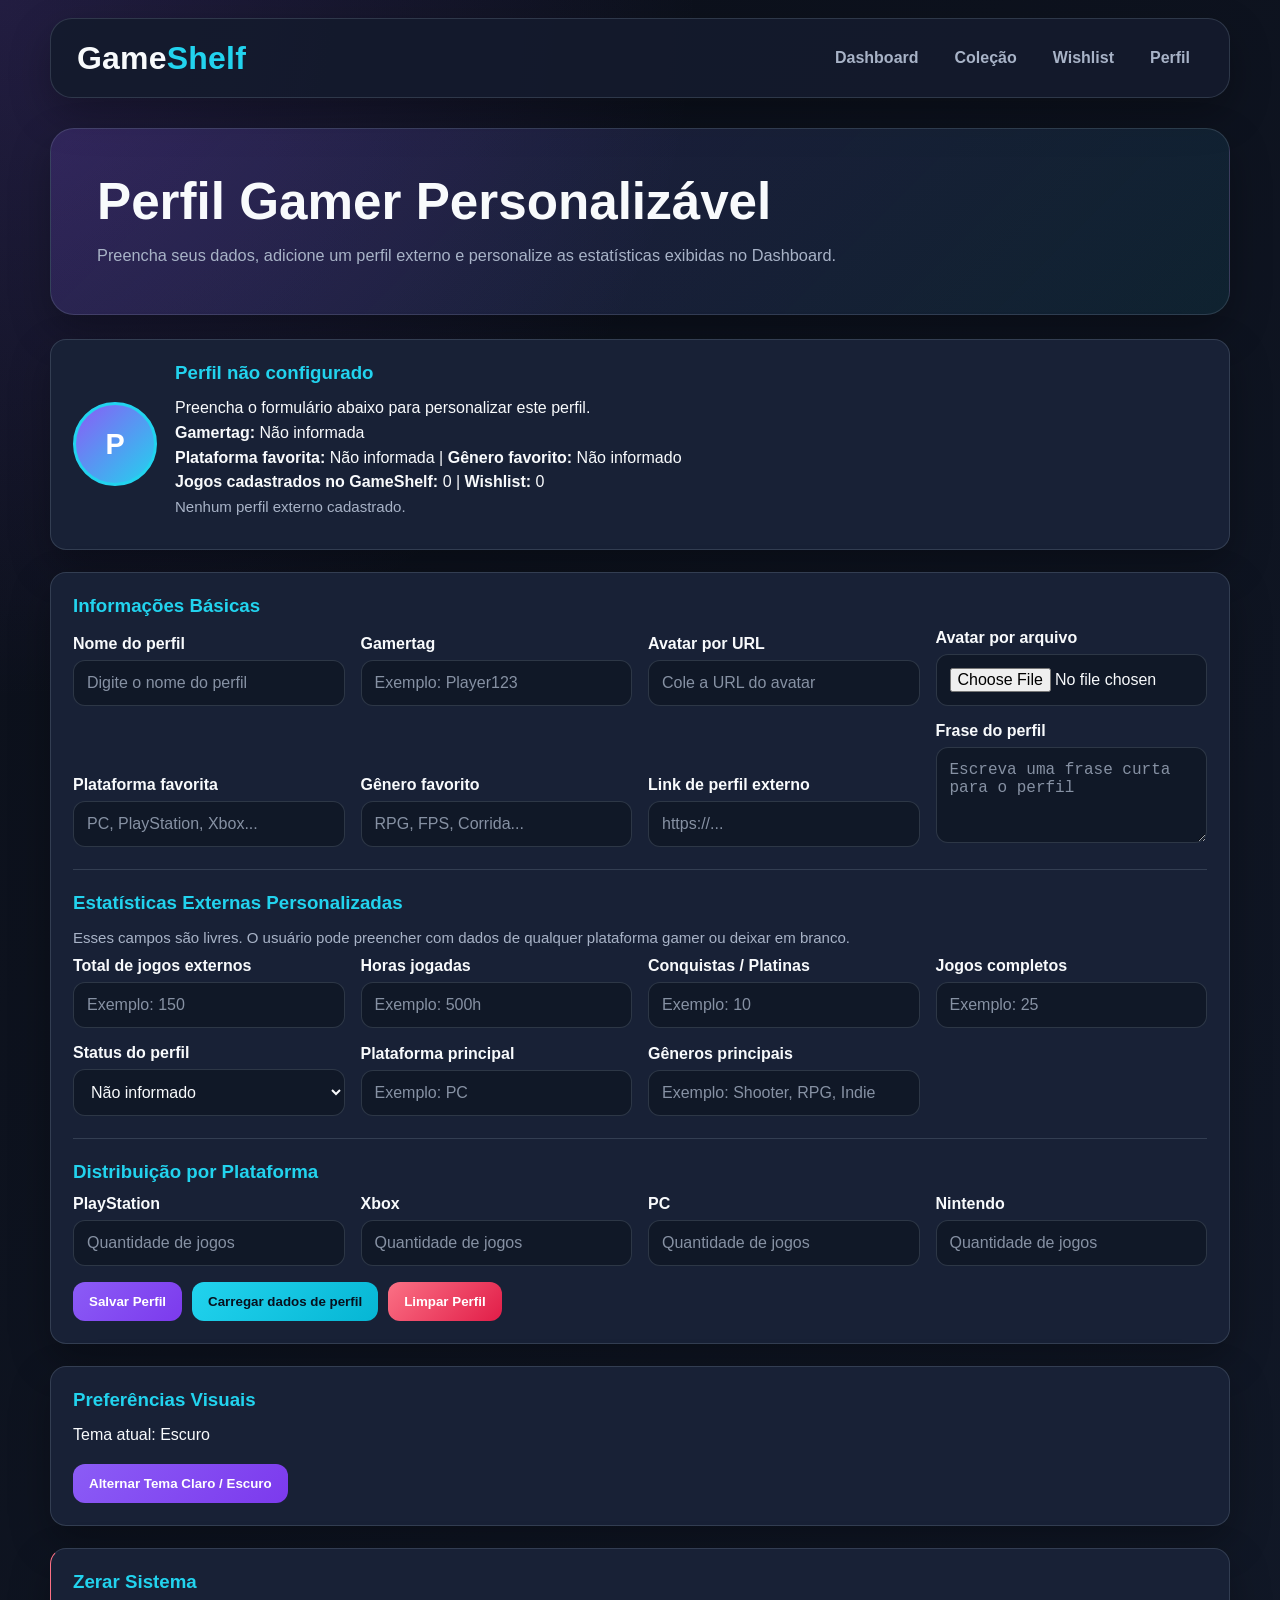
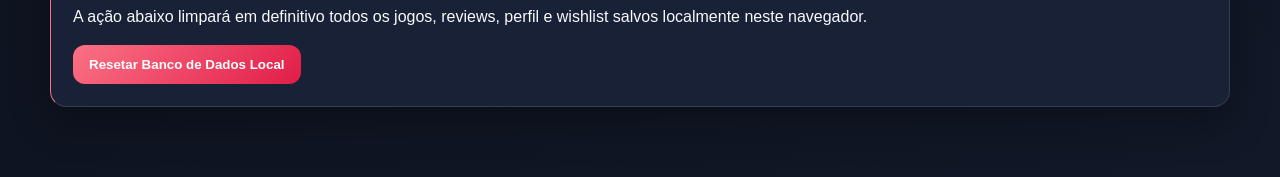
<file: gameshelf-backend-php-corrigido/perfil.html>
<!DOCTYPE html>
<html lang="pt-BR">
<head>
  <meta charset="UTF-8">
  <meta name="viewport" content="width=device-width, initial-scale=1.0">
  <title>GameShelf - Perfil</title>
  <link rel="stylesheet" href="style.css?v=backend-php-2">
</head>
<body>
  <header>
    <a href="index.html" class="logo">Game<span>Shelf</span></a>
    <nav>
      <a href="index.html">Dashboard</a>
      <a href="colecao.html">Coleção</a>
      <a href="wishlist.html">Wishlist</a>
      <a href="perfil.html">Perfil</a>
    </nav>
  </header>

  <main>
    <section class="hero">
      <h2>Perfil Gamer Personalizável</h2>
      <p>Preencha seus dados, adicione um perfil externo e personalize as estatísticas exibidas no Dashboard.</p>
    </section>

    <section id="preview-perfil" class="card"></section>

    <section class="card">
      <h3>Informações Básicas</h3>

      <form id="form-perfil">
        <div class="form-grid">
          <div>
            <label for="nome">Nome do perfil</label>
            <input type="text" id="nome" placeholder="Digite o nome do perfil">
          </div>

          <div>
            <label for="gamertag">Gamertag</label>
            <input type="text" id="gamertag" placeholder="Exemplo: Player123">
          </div>

          <div>
            <label for="avatar-url">Avatar por URL</label>
            <input type="text" id="avatar-url" placeholder="Cole a URL do avatar">
          </div>

          <div>
            <label for="avatar-arquivo">Avatar por arquivo</label>
            <input type="file" id="avatar-arquivo" accept="image/*">
          </div>

          <div>
            <label for="plataforma">Plataforma favorita</label>
            <input type="text" id="plataforma" placeholder="PC, PlayStation, Xbox...">
          </div>

          <div>
            <label for="genero">Gênero favorito</label>
            <input type="text" id="genero" placeholder="RPG, FPS, Corrida...">
          </div>

          <div>
            <label for="perfil-externo">Link de perfil externo</label>
            <input type="text" id="perfil-externo" placeholder="https://...">
          </div>

          <div>
            <label for="bio">Frase do perfil</label>
            <textarea id="bio" placeholder="Escreva uma frase curta para o perfil"></textarea>
          </div>
        </div>

        <hr>

        <h3>Estatísticas Externas Personalizadas</h3>
        <p class="game-meta">Esses campos são livres. O usuário pode preencher com dados de qualquer plataforma gamer ou deixar em branco.</p>

        <div class="form-grid">
          <div>
            <label for="total-jogos-externos">Total de jogos externos</label>
            <input type="number" id="total-jogos-externos" min="0" placeholder="Exemplo: 150">
          </div>

          <div>
            <label for="horas-jogadas">Horas jogadas</label>
            <input type="text" id="horas-jogadas" placeholder="Exemplo: 500h">
          </div>

          <div>
            <label for="conquistas">Conquistas / Platinas</label>
            <input type="number" id="conquistas" min="0" placeholder="Exemplo: 10">
          </div>

          <div>
            <label for="jogos-completos">Jogos completos</label>
            <input type="number" id="jogos-completos" min="0" placeholder="Exemplo: 25">
          </div>

          <div>
            <label for="perfil-verificado">Status do perfil</label>
            <select id="perfil-verificado">
              <option value="">Não informado</option>
              <option value="Perfil verificado">Perfil verificado</option>
              <option value="Perfil não verificado">Perfil não verificado</option>
              <option value="Perfil público">Perfil público</option>
              <option value="Perfil privado">Perfil privado</option>
            </select>
          </div>

          <div>
            <label for="plataforma-principal">Plataforma principal</label>
            <input type="text" id="plataforma-principal" placeholder="Exemplo: PC">
          </div>

          <div>
            <label for="generos-principais">Gêneros principais</label>
            <input type="text" id="generos-principais" placeholder="Exemplo: Shooter, RPG, Indie">
          </div>
        </div>

        <hr>

        <h3>Distribuição por Plataforma</h3>
        <div class="form-grid">
          <div>
            <label for="playstation">PlayStation</label>
            <input type="number" id="playstation" min="0" placeholder="Quantidade de jogos">
          </div>

          <div>
            <label for="xbox">Xbox</label>
            <input type="number" id="xbox" min="0" placeholder="Quantidade de jogos">
          </div>

          <div>
            <label for="pc">PC</label>
            <input type="number" id="pc" min="0" placeholder="Quantidade de jogos">
          </div>

          <div>
            <label for="nintendo">Nintendo</label>
            <input type="number" id="nintendo" min="0" placeholder="Quantidade de jogos">
          </div>
        </div>

        <div class="actions">
          <button type="submit">Salvar Perfil</button>
          <button type="button" class="btn-secundario" onclick="carregarPerfilExemplo()">Carregar dados de perfil</button>
          <button type="button" class="btn-excluir" onclick="limparPerfil()">Limpar Perfil</button>
        </div>
      </form>
    </section>

    <section class="card">
      <h3>Preferências Visuais</h3>
      <p id="tema-exibido">Tema atual: Escuro</p>
      <div class="actions">
        <button onclick="alternarTemaGamer()">Alternar Tema Claro / Escuro</button>
      </div>
    </section>

    <section class="card" style="border-left-color: var(--danger-color);">
      <h3>Zerar Sistema</h3>
      <p>A ação abaixo limpará em definitivo todos os jogos, reviews, perfil e wishlist salvos localmente neste navegador.</p>
      <div class="actions">
        <button onclick="limparTudo()" class="btn-excluir">Resetar Banco de Dados Local</button>
      </div>
    </section>
  </main>

  <script src="storage.js?v=backend-php-2"></script>
  <script>
    const formPerfil = document.getElementById('form-perfil');
    formPerfil.addEventListener('submit', salvarPerfil);

    function carregarPaginaPerfil() {
      const perfil = carregarDados(CHAVE_PERFIL, carregarPerfilPadrao());

      document.getElementById('nome').value = perfil.nome || '';
      document.getElementById('gamertag').value = perfil.gamertag || '';
      document.getElementById('avatar-url').value = perfil.avatar && !perfil.avatar.startsWith('data:') ? perfil.avatar : '';
      document.getElementById('plataforma').value = perfil.plataforma || '';
      document.getElementById('genero').value = perfil.genero || '';
      document.getElementById('perfil-externo').value = perfil.perfilExterno || '';
      document.getElementById('bio').value = perfil.bio || '';
      document.getElementById('total-jogos-externos').value = perfil.totalJogosExternos || '';
      document.getElementById('horas-jogadas').value = perfil.horasJogadas || '';
      document.getElementById('conquistas').value = perfil.conquistas || '';
      document.getElementById('jogos-completos').value = perfil.jogosCompletos || '';
      document.getElementById('perfil-verificado').value = perfil.perfilVerificado || '';
      document.getElementById('plataforma-principal').value = perfil.plataformaPrincipal || '';
      document.getElementById('generos-principais').value = perfil.generosPrincipais || '';
      document.getElementById('playstation').value = perfil.playstation || '';
      document.getElementById('xbox').value = perfil.xbox || '';
      document.getElementById('pc').value = perfil.pc || '';
      document.getElementById('nintendo').value = perfil.nintendo || '';

      renderizarPreviewPerfil();
      atualizarTextoTema();
    }

    function renderizarPreviewPerfil() {
      const perfil = carregarDados(CHAVE_PERFIL, carregarPerfilPadrao());
      const jogos = obterJogos();
      const wishlist = obterWishlist();

      const nome = perfil.nome || perfil.gamertag || 'Perfil não configurado';
      const inicial = nome.substring(0, 1).toUpperCase() || 'G';
      const avatar = perfil.avatar
        ? `<img src="${perfil.avatar}" class="avatar" alt="Avatar do perfil">`
        : `<div class="avatar-placeholder">${escaparHTML(inicial)}</div>`;

      document.getElementById('preview-perfil').innerHTML = `
        <div class="profile-card">
          ${avatar}
          <div>
            <h3>${escaparHTML(nome)}</h3>
            <p>${escaparHTML(perfil.bio || 'Preencha o formulário abaixo para personalizar este perfil.')}</p>
            <p><strong>Gamertag:</strong> ${escaparHTML(perfil.gamertag || 'Não informada')}</p>
            <p><strong>Plataforma favorita:</strong> ${escaparHTML(perfil.plataforma || 'Não informada')} | <strong>Gênero favorito:</strong> ${escaparHTML(perfil.genero || 'Não informado')}</p>
            <p><strong>Jogos cadastrados no GameShelf:</strong> ${jogos.length} | <strong>Wishlist:</strong> ${wishlist.length}</p>
            ${perfil.perfilExterno ? `<p><a href="${escaparHTML(perfil.perfilExterno)}" target="_blank" class="btn btn-pequeno">Abrir perfil externo</a></p>` : '<p class="game-meta">Nenhum perfil externo cadastrado.</p>'}
          </div>
        </div>
      `;
    }

    async function salvarPerfil(evento) {
      evento.preventDefault();

      const perfilAtual = carregarDados(CHAVE_PERFIL, carregarPerfilPadrao());
      const arquivo = document.getElementById('avatar-arquivo').files[0];
      const avatarUrl = document.getElementById('avatar-url').value.trim();

      let avatar = perfilAtual.avatar || '';

      if (arquivo) {
        avatar = await converterImagemBase64(arquivo);
      } else if (avatarUrl) {
        avatar = avatarUrl;
      }

      const perfil = {
        nome: document.getElementById('nome').value.trim(),
        gamertag: document.getElementById('gamertag').value.trim(),
        avatar,
        plataforma: document.getElementById('plataforma').value.trim(),
        genero: document.getElementById('genero').value.trim(),
        perfilExterno: document.getElementById('perfil-externo').value.trim(),
        bio: document.getElementById('bio').value.trim(),
        totalJogosExternos: document.getElementById('total-jogos-externos').value.trim(),
        horasJogadas: document.getElementById('horas-jogadas').value.trim(),
        conquistas: document.getElementById('conquistas').value.trim(),
        jogosCompletos: document.getElementById('jogos-completos').value.trim(),
        perfilVerificado: document.getElementById('perfil-verificado').value,
        plataformaPrincipal: document.getElementById('plataforma-principal').value.trim(),
        generosPrincipais: document.getElementById('generos-principais').value.trim(),
        playstation: document.getElementById('playstation').value.trim(),
        xbox: document.getElementById('xbox').value.trim(),
        pc: document.getElementById('pc').value.trim(),
        nintendo: document.getElementById('nintendo').value.trim()
      };

      salvarDados(CHAVE_PERFIL, perfil);
      document.getElementById('avatar-arquivo').value = '';
      renderizarPreviewPerfil();
      alert('Perfil salvo com sucesso!');
    }

    function carregarPerfilExemplo() {
      if (!confirm('Deseja carregar dados de perfil para demonstração?')) {
        return;
      }

      const perfil = {
        nome: 'Dragon Black',
        gamertag: 'Dragon_bLaCk445',
        avatar: '',
        plataforma: 'PlayStation',
        genero: 'Shooter, RPG, Simulator e Indie',
        perfilExterno: 'https://yourgamerprofile.com/Dragon_bLaCk445',
        bio: 'Perfil gamer usado como exemplo para demonstrar a personalização do GameShelf.',
        totalJogosExternos: '488',
        horasJogadas: '12.493h',
        conquistas: '4',
        jogosCompletos: '4',
        perfilVerificado: 'Perfil verificado',
        plataformaPrincipal: 'PlayStation',
        generosPrincipais: 'Shooter, RPG, Simulator, Indie',
        playstation: '323',
        xbox: '83',
        pc: '82',
        nintendo: ''
      };

      salvarDados(CHAVE_PERFIL, perfil);
      carregarPaginaPerfil();
      alert('Dados de perfil carregados com sucesso!');
    }

    function atualizarTextoTema() {
      const temaAtual = carregarDados(CHAVE_TEMA, 'escuro');
      const textoTema = temaAtual === 'claro' ? 'Claro' : 'Escuro';
      document.getElementById('tema-exibido').textContent = 'Tema atual: ' + textoTema;
    }

    function alternarTemaGamer() {
      const temaAtual = carregarDados(CHAVE_TEMA, 'escuro');
      const novoTema = temaAtual === 'claro' ? 'escuro' : 'claro';
      salvarDados(CHAVE_TEMA, novoTema);
      aplicarTemaGlobal();
      atualizarTextoTema();
    }

    function limparPerfil() {
      if (!confirm('Deseja limpar apenas as informações do perfil?')) return;

      salvarDados(CHAVE_PERFIL, carregarPerfilPadrao());
      formPerfil.reset();
      renderizarPreviewPerfil();
      alert('Perfil limpo com sucesso!');
    }

    function limparTudo() {
      if (!confirm('ATENÇÃO: deseja apagar todos os dados salvos no GameShelf?')) return;

      localStorage.clear();
      alert('Dados limpos. A página será recarregada.');
      window.location.href = 'index.html';
    }

    window.onload = carregarPaginaPerfil;
  </script>
</body>
</html>
</file>
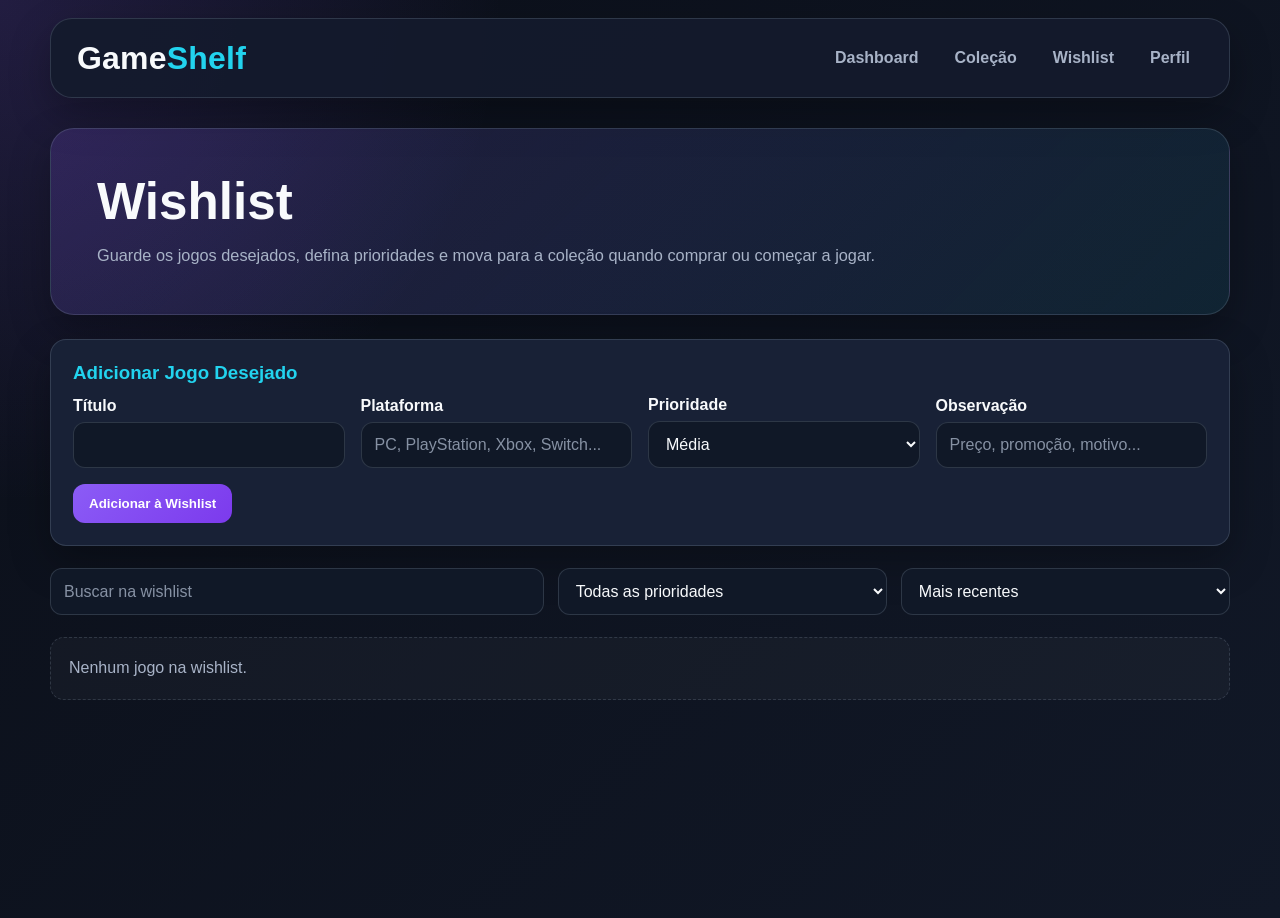
<file: gameshelf-backend-php-corrigido/wishlist.html>
<!DOCTYPE html>
<html lang="pt-BR">
<head>
  <meta charset="UTF-8">
  <meta name="viewport" content="width=device-width, initial-scale=1.0">
  <title>GameShelf - Wishlist</title>
  <link rel="stylesheet" href="style.css?v=backend-php-2">
</head>
<body>
  <header>
    <a href="index.html" class="logo">Game<span>Shelf</span></a>
    <nav>
      <a href="index.html">Dashboard</a>
      <a href="colecao.html">Coleção</a>
      <a href="wishlist.html">Wishlist</a>
      <a href="perfil.html">Perfil</a>
    </nav>
  </header>

  <main>
    <section class="hero">
      <h2>Wishlist</h2>
      <p>Guarde os jogos desejados, defina prioridades e mova para a coleção quando comprar ou começar a jogar.</p>
    </section>

    <section class="card">
      <h3>Adicionar Jogo Desejado</h3>

      <form id="form-wishlist">
        <div class="form-grid">
          <div>
            <label for="titulo">Título</label>
            <input type="text" id="titulo" required>
          </div>

          <div>
            <label for="plataforma">Plataforma</label>
            <input type="text" id="plataforma" placeholder="PC, PlayStation, Xbox, Switch...">
          </div>

          <div>
            <label for="prioridade">Prioridade</label>
            <select id="prioridade">
              <option value="alta">Alta</option>
              <option value="media" selected>Média</option>
              <option value="baixa">Baixa</option>
            </select>
          </div>

          <div>
            <label for="observacao">Observação</label>
            <input type="text" id="observacao" placeholder="Preço, promoção, motivo...">
          </div>
        </div>

        <div class="actions">
          <button type="submit">Adicionar à Wishlist</button>
        </div>
      </form>
    </section>

    <section class="toolbar">
      <input type="text" id="busca-wishlist" placeholder="Buscar na wishlist">

      <select id="filtro-prioridade">
        <option value="">Todas as prioridades</option>
        <option value="alta">Alta</option>
        <option value="media">Média</option>
        <option value="baixa">Baixa</option>
      </select>

      <select id="ordenacao-wishlist">
        <option value="recente">Mais recentes</option>
        <option value="titulo">Nome</option>
        <option value="prioridade">Prioridade</option>
      </select>
    </section>

    <section id="lista-wishlist" class="game-grid"></section>
  </main>

  <script src="storage.js?v=backend-php-2"></script>
  <script>
    const formWishlist = document.getElementById('form-wishlist');
    const buscaWishlist = document.getElementById('busca-wishlist');
    const filtroPrioridade = document.getElementById('filtro-prioridade');
    const ordenacaoWishlist = document.getElementById('ordenacao-wishlist');

    formWishlist.addEventListener('submit', adicionarWishlist);
    buscaWishlist.addEventListener('input', renderizarWishlist);
    filtroPrioridade.addEventListener('change', renderizarWishlist);
    ordenacaoWishlist.addEventListener('change', renderizarWishlist);

    function adicionarWishlist(evento) {
      evento.preventDefault();

      const lista = obterWishlist();

      const item = {
        id: gerarId(),
        titulo: document.getElementById('titulo').value.trim(),
        plataforma: document.getElementById('plataforma').value.trim(),
        prioridade: document.getElementById('prioridade').value,
        observacao: document.getElementById('observacao').value.trim()
      };

      lista.push(item);
      salvarWishlist(lista);

      formWishlist.reset();
      document.getElementById('prioridade').value = 'media';

      renderizarWishlist();
      alert('Jogo adicionado à wishlist!');
    }

    function renderizarWishlist() {
      const container = document.getElementById('lista-wishlist');
      const busca = buscaWishlist.value.toLowerCase().trim();
      const prioridade = filtroPrioridade.value;
      const ordem = ordenacaoWishlist.value;

      let lista = obterWishlist();

      lista = lista.filter(item => {
        const texto = `${item.titulo} ${item.plataforma} ${item.observacao}`.toLowerCase();
        const passaBusca = texto.includes(busca);
        const passaPrioridade = !prioridade || item.prioridade === prioridade;
        return passaBusca && passaPrioridade;
      });

      lista.sort((a, b) => {
        if (ordem === 'titulo') return a.titulo.localeCompare(b.titulo);
        if (ordem === 'prioridade') {
          const peso = { alta: 1, media: 2, baixa: 3 };
          return peso[a.prioridade] - peso[b.prioridade];
        }
        return 0;
      });

      if (lista.length === 0) {
        container.innerHTML = '<p class="empty-state">Nenhum jogo na wishlist.</p>';
        return;
      }

      container.innerHTML = lista.map(item => `
        <article class="game-card">
          <img src="${gerarCapaPadrao(item.titulo)}" alt="Capa de ${escaparHTML(item.titulo)}">
          <div class="game-content">
            <h3>${escaparHTML(item.titulo)}</h3>
            <p class="game-meta">${escaparHTML(item.plataforma || 'Sem plataforma')}</p>
            <span class="badge prioridade-${item.prioridade}">Prioridade ${formatarPrioridade(item.prioridade)}</span>
            <p>${escaparHTML(item.observacao || 'Sem observações.')}</p>
            <div class="actions">
              <button class="btn-pequeno btn-secundario" onclick="moverParaColecao('${item.id}')">Mover para coleção</button>
              <button class="btn-pequeno btn-excluir" onclick="removerWishlist('${item.id}')">Remover</button>
            </div>
          </div>
        </article>
      `).join('');
    }

    function removerWishlist(id) {
      if (!confirm('Deseja remover este jogo da wishlist?')) return;

      const lista = obterWishlist().filter(item => item.id !== id);
      salvarWishlist(lista);
      renderizarWishlist();
    }

    function moverParaColecao(id) {
      const lista = obterWishlist();
      const item = lista.find(jogo => jogo.id === id);

      if (!item) return;
      if (!confirm('Deseja mover este jogo para a coleção?')) return;

      const jogos = obterJogos();

      jogos.push({
        id: gerarId(),
        titulo: item.titulo,
        plataforma: item.plataforma,
        genero: '',
        ano: '',
        desenvolvedora: '',
        capa: gerarCapaPadrao(item.titulo),
        nota: '',
        status: 'nao-iniciado'
      });

      salvarJogos(jogos);
      salvarWishlist(lista.filter(jogo => jogo.id !== id));
      renderizarWishlist();
      alert('Jogo movido para a coleção!');
    }

    window.onload = renderizarWishlist;
  </script>
</body>
</html>
</file>
<file: gameshelf-backend-php-corrigido/style.css>
:root {
  --bg-color: #0b0f19;
  --bg-color-2: #111827;
  --surface-color: #141b2d;
  --card-color: #182136;
  --card-color-2: #202a44;
  --text-color: #f8fafc;
  --muted-color: #a8b3c7;
  --primary-color: #8b5cf6;
  --secondary-color: #22d3ee;
  --accent-color: #f472b6;
  --border-color: rgba(148, 163, 184, 0.22);
  --danger-color: #fb7185;
  --success-color: #34d399;
  --warning-color: #fbbf24;
  --input-color: #101827;
  --shadow-soft: 0 16px 40px rgba(0, 0, 0, 0.28);
  --radius: 16px;
}

body.tema-claro {
  --bg-color: #f5f7fb;
  --bg-color-2: #eef2ff;
  --surface-color: #ffffff;
  --card-color: #ffffff;
  --card-color-2: #f1f5f9;
  --text-color: #101827;
  --muted-color: #536179;
  --primary-color: #6d28d9;
  --secondary-color: #0891b2;
  --accent-color: #be185d;
  --border-color: rgba(71, 85, 105, 0.18);
  --danger-color: #be123c;
  --success-color: #059669;
  --warning-color: #b45309;
  --input-color: #ffffff;
  --shadow-soft: 0 12px 30px rgba(15, 23, 42, 0.10);
}

* {
  box-sizing: border-box;
  margin: 0;
  padding: 0;
}

html {
  scroll-behavior: smooth;
}

body {
  font-family: Arial, Helvetica, sans-serif;
  background:
    radial-gradient(circle at top left, rgba(139, 92, 246, 0.18), transparent 32%),
    linear-gradient(135deg, var(--bg-color), var(--bg-color-2));
  color: var(--text-color);
  min-height: 100vh;
}

header {
  width: min(1180px, calc(100% - 32px));
  margin: 18px auto 0;
  padding: 20px 26px;
  border: 1px solid var(--border-color);
  border-radius: 22px;
  background-color: rgba(20, 27, 45, 0.92);
  display: flex;
  align-items: center;
  justify-content: space-between;
  gap: 20px;
  box-shadow: var(--shadow-soft);
}

body.tema-claro header {
  background-color: rgba(255, 255, 255, 0.94);
}

.logo {
  color: var(--text-color);
  font-size: 2rem;
  font-weight: 900;
  letter-spacing: 0.2px;
  text-decoration: none;
}

.logo span {
  color: var(--secondary-color);
}

.logo:hover {
  color: var(--secondary-color);
}

nav {
  display: flex;
  align-items: center;
  gap: 10px;
  flex-wrap: wrap;
}

nav a {
  color: var(--muted-color);
  text-decoration: none;
  font-weight: 800;
  padding: 10px 13px;
  border-radius: 999px;
  transition: 0.2s ease;
}

nav a:hover {
  color: var(--text-color);
  background-color: rgba(34, 211, 238, 0.12);
}

main {
  width: min(1180px, calc(100% - 32px));
  margin: 30px auto 70px;
}

.hero {
  padding: clamp(28px, 4vw, 46px);
  border: 1px solid var(--border-color);
  border-radius: 24px;
  background: linear-gradient(135deg, rgba(139, 92, 246, 0.18), rgba(34, 211, 238, 0.08));
  box-shadow: var(--shadow-soft);
  margin-bottom: 24px;
}

.hero h2 {
  font-size: clamp(2rem, 4vw, 3.2rem);
  line-height: 1.05;
  margin-bottom: 14px;
}

.hero p {
  color: var(--muted-color);
  max-width: 780px;
  font-size: 1.02rem;
}

h2 {
  margin-bottom: 18px;
  font-size: 1.55rem;
}

h3 {
  color: var(--secondary-color);
  margin-bottom: 12px;
}

p {
  line-height: 1.55;
}

.card,
.stat-card,
.game-card,
.item-simples {
  background-color: var(--card-color);
  border: 1px solid var(--border-color);
  box-shadow: var(--shadow-soft);
}

.card {
  border-radius: var(--radius);
  padding: 22px;
  margin-bottom: 22px;
}

.card h3,
.stat-card h3 {
  color: var(--secondary-color);
}

.grid-cards {
  display: grid;
  grid-template-columns: repeat(auto-fit, minmax(220px, 1fr));
  gap: 18px;
  margin-bottom: 28px;
}

.stat-card {
  border-radius: var(--radius);
  padding: 22px;
  border-top: 4px solid var(--secondary-color);
}

.stat-card h3 {
  font-size: 1rem;
}

.stat-card strong {
  display: block;
  margin-top: 14px;
  font-size: 2rem;
}

.profile-card {
  display: flex;
  align-items: center;
  gap: 18px;
}

.avatar,
.avatar-placeholder {
  width: 84px;
  height: 84px;
  border-radius: 50%;
  border: 3px solid var(--secondary-color);
  flex: 0 0 auto;
}

.avatar {
  object-fit: cover;
  background-color: var(--card-color-2);
}

.avatar-placeholder {
  background: linear-gradient(135deg, var(--primary-color), var(--secondary-color));
  display: flex;
  align-items: center;
  justify-content: center;
  font-size: 1.8rem;
  font-weight: 900;
  color: #ffffff;
}

.form-grid {
  display: grid;
  grid-template-columns: repeat(auto-fit, minmax(220px, 1fr));
  gap: 16px;
  align-items: end;
}

label {
  font-weight: 800;
  display: block;
  margin-bottom: 7px;
  color: var(--text-color);
}

input,
select,
textarea {
  width: 100%;
  padding: 13px;
  border: 1px solid var(--border-color);
  border-radius: 12px;
  background-color: var(--input-color);
  color: var(--text-color);
  font-size: 1rem;
  outline: none;
}

input::placeholder,
textarea::placeholder {
  color: rgba(168, 179, 199, 0.78);
}

input:focus,
select:focus,
textarea:focus {
  border-color: var(--secondary-color);
  box-shadow: 0 0 0 3px rgba(34, 211, 238, 0.12);
}

textarea {
  min-height: 96px;
  resize: vertical;
}

button,
.btn {
  border: none;
  background: linear-gradient(135deg, var(--primary-color), #7c3aed);
  color: #ffffff;
  padding: 12px 16px;
  border-radius: 12px;
  font-weight: 900;
  cursor: pointer;
  text-decoration: none;
  display: inline-block;
  text-align: center;
  transition: 0.2s ease;
}

button:hover,
.btn:hover {
  transform: translateY(-1px);
  filter: brightness(1.08);
}

.btn-secundario {
  background: linear-gradient(135deg, var(--secondary-color), #06b6d4);
  color: #07111f;
}

.btn-excluir {
  background: linear-gradient(135deg, var(--danger-color), #e11d48);
  color: #ffffff;
}

.btn-pequeno {
  padding: 8px 11px;
  font-size: 0.9rem;
}

.actions {
  display: flex;
  gap: 10px;
  flex-wrap: wrap;
  margin-top: 16px;
}

.toolbar {
  display: grid;
  grid-template-columns: 1.5fr 1fr 1fr;
  gap: 14px;
  margin-bottom: 22px;
}

.game-grid {
  display: grid;
  grid-template-columns: repeat(auto-fit, minmax(245px, 1fr));
  gap: 20px;
}

.game-card {
  border-radius: 18px;
  overflow: hidden;
  display: flex;
  flex-direction: column;
  transition: 0.2s ease;
}

.game-card:hover {
  transform: translateY(-3px);
  border-color: rgba(34, 211, 238, 0.55);
}

.game-card img {
  width: 100%;
  height: 292px;
  object-fit: cover;
  background-color: var(--card-color-2);
}

.game-content {
  padding: 16px;
  flex: 1;
}

.game-content h3 {
  margin-bottom: 8px;
}

.game-meta {
  color: var(--muted-color);
  font-size: 0.94rem;
  margin-bottom: 8px;
}

.badge {
  display: inline-block;
  padding: 6px 10px;
  border-radius: 999px;
  font-size: 0.82rem;
  font-weight: 900;
  margin: 8px 0;
}

.status-jogando { color: #67e8f9; background-color: rgba(34, 211, 238, 0.12); }
.status-zerado { color: #86efac; background-color: rgba(52, 211, 153, 0.12); }
.status-pausado { color: #fde68a; background-color: rgba(251, 191, 36, 0.13); }
.status-abandonado { color: #fda4af; background-color: rgba(251, 113, 133, 0.12); }
.status-nao-iniciado { color: #c4b5fd; background-color: rgba(139, 92, 246, 0.12); }
.prioridade-alta { color: #fda4af; background-color: rgba(251, 113, 133, 0.12); }
.prioridade-media { color: #fde68a; background-color: rgba(251, 191, 36, 0.13); }
.prioridade-baixa { color: #86efac; background-color: rgba(52, 211, 153, 0.12); }

body.tema-claro .status-jogando { color: #0e7490; }
body.tema-claro .status-zerado { color: #047857; }
body.tema-claro .status-pausado { color: #a16207; }
body.tema-claro .status-abandonado { color: #be123c; }
body.tema-claro .status-nao-iniciado { color: #6d28d9; }
body.tema-claro .prioridade-alta { color: #be123c; }
body.tema-claro .prioridade-media { color: #a16207; }
body.tema-claro .prioridade-baixa { color: #047857; }

.progress-box {
  margin: 14px 0 30px;
}

.progress-top {
  display: flex;
  justify-content: space-between;
  gap: 12px;
  margin-bottom: 8px;
  font-weight: 800;
}

.progress-bar {
  height: 13px;
  background-color: var(--card-color-2);
  border: 1px solid var(--border-color);
  border-radius: 999px;
  overflow: hidden;
}

.progress-fill {
  height: 100%;
  width: 0;
  background: linear-gradient(90deg, var(--primary-color), var(--secondary-color));
  transition: width 0.3s ease;
}

.duas-colunas {
  display: grid;
  grid-template-columns: 1fr 1fr;
  gap: 24px;
}

.lista-simples {
  display: grid;
  gap: 10px;
}

.item-simples {
  border-left: 4px solid var(--secondary-color);
  border-radius: 14px;
  padding: 14px;
}

.preview-capa {
  max-width: 150px;
  height: 210px;
  object-fit: cover;
  border-radius: 12px;
  border: 1px solid var(--border-color);
  margin-top: 10px;
  display: none;
}

.detalhes-layout {
  display: grid;
  grid-template-columns: 310px 1fr;
  gap: 24px;
}

.detalhes-capa {
  width: 100%;
  border-radius: 16px;
  border: 1px solid var(--border-color);
  box-shadow: var(--shadow-soft);
}

.platform-row {
  margin: 13px 0;
}

.platform-row .progress-top {
  margin-bottom: 6px;
}

.empty-state {
  color: var(--muted-color);
  border: 1px dashed var(--border-color);
  border-radius: 14px;
  padding: 18px;
  background-color: rgba(255, 255, 255, 0.03);
}

body.tema-claro .empty-state {
  background-color: rgba(15, 23, 42, 0.03);
}

hr {
  border: none;
  border-top: 1px solid var(--border-color);
  margin: 22px 0;
}

@media (max-width: 760px) {
  header {
    align-items: flex-start;
    flex-direction: column;
  }

  .toolbar,
  .duas-colunas,
  .detalhes-layout {
    grid-template-columns: 1fr;
  }

  .profile-card {
    align-items: flex-start;
    flex-direction: column;
  }

  main,
  header {
    width: min(100% - 24px, 1180px);
  }
}

.muted {
  color: var(--muted-color);
  margin-bottom: 12px;
}

.api-output {
  background: rgba(0, 0, 0, 0.18);
  border: 1px solid var(--border-color);
  border-radius: 12px;
  color: var(--muted-color);
  margin-top: 14px;
  max-height: 260px;
  overflow: auto;
  padding: 14px;
  white-space: pre-wrap;
}
</file>
